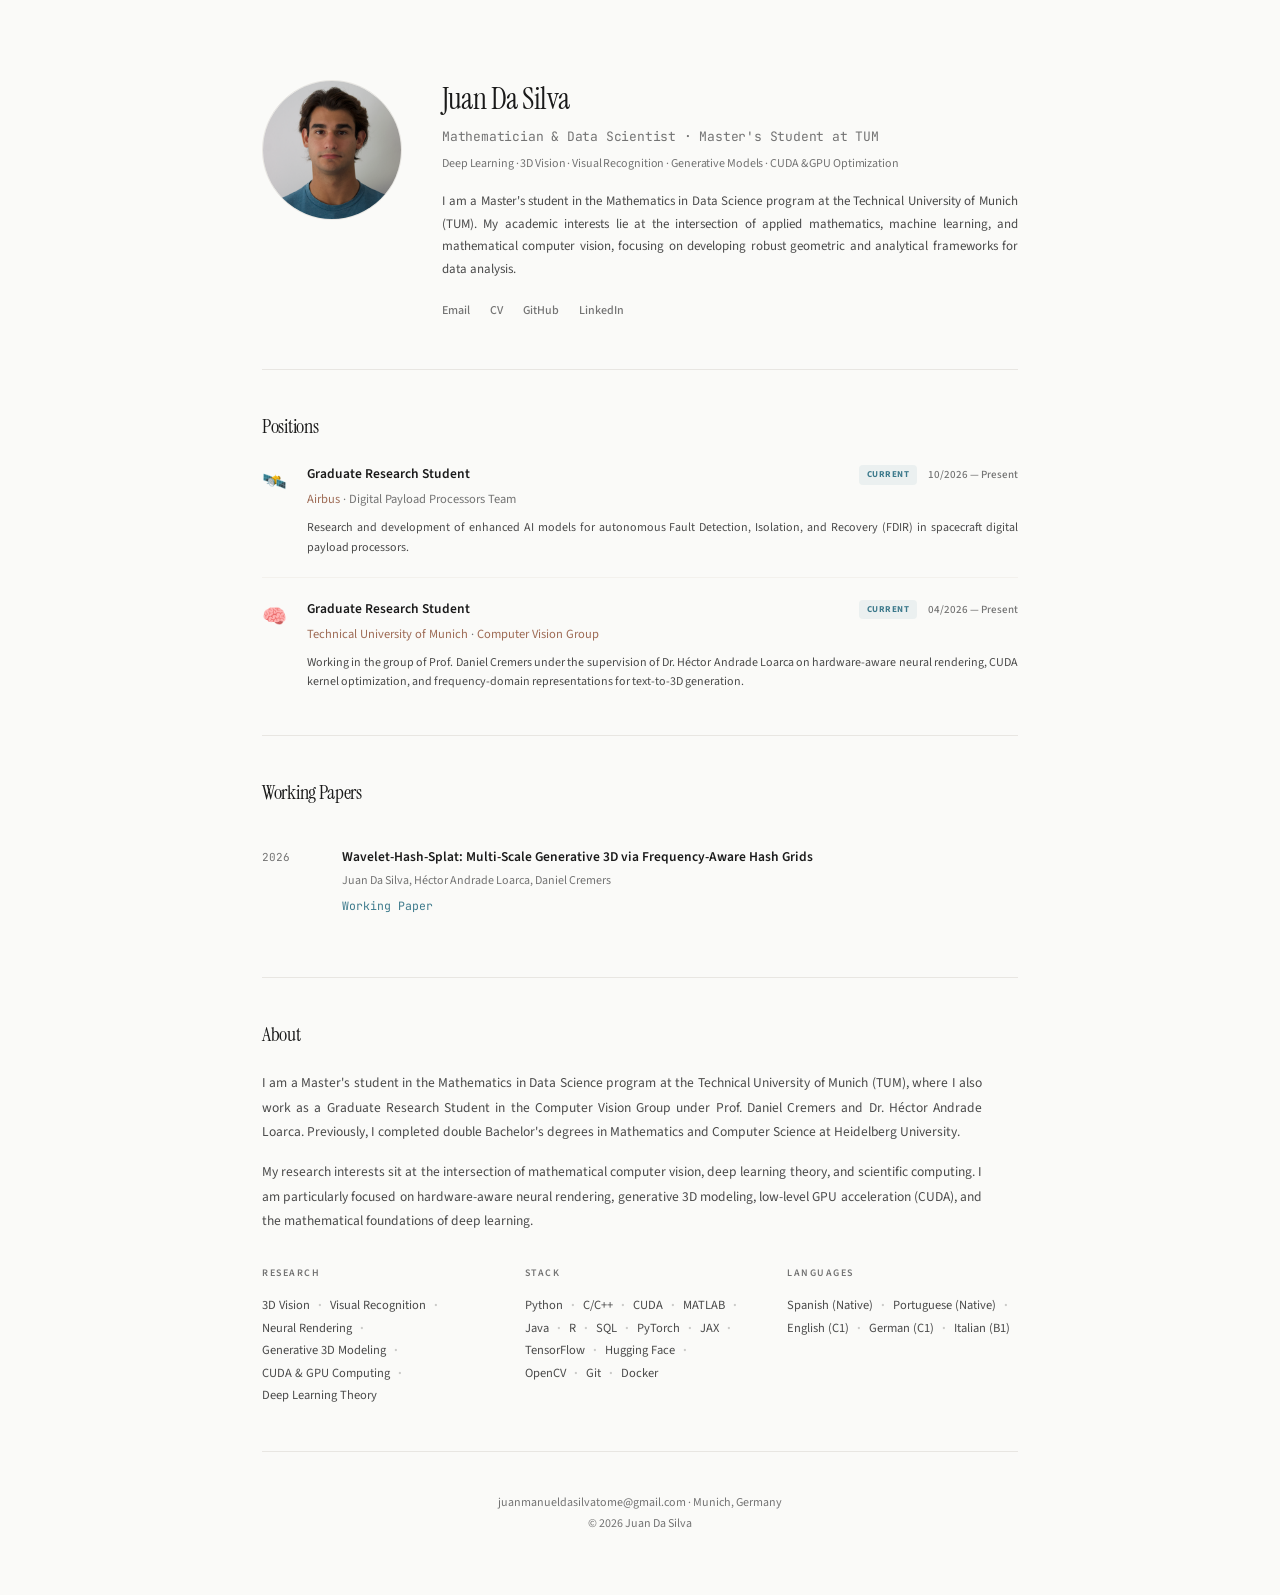
<file: index.html>
<!DOCTYPE html>
<html lang="en">
<head>
  <meta charset="UTF-8">
  <meta name="viewport" content="width=device-width, initial-scale=1.0">
  <meta name="google-site-verification" content="nd0mHCffFXHOfpZj-7LcedOhn-14UketwFid51u9F1Q">
  <title>Juan Da Silva — Mathematician & Data Scientist</title>
  <link rel="canonical" href="https://juan190199.github.io/">
  <meta name="description" content="Juan Da Silva is a mathematician and data scientist at the Technical University of Munich (TUM), researching 3D computer vision, deep learning, and generative models.">
  <link rel="icon" type="image/png" href="images/portrait.png?v=3">

  <!-- Open Graph / Social Media -->
  <meta property="og:type" content="profile">
  <meta property="og:title" content="Juan Da Silva — Mathematician & Data Scientist">
  <meta property="og:description" content="Master's student in Mathematics in Data Science at TUM. Research in 3D Computer Vision, Neural Rendering, and AI.">
  <meta property="og:url" content="https://juan190199.github.io/">
  <meta property="og:image" content="https://juan190199.github.io/images/portrait.png">

  <!-- Schema.org Person Structured Data -->
  <script type="application/ld+json">
  {
    "@context": "https://schema.org",
    "@type": "Person",
    "name": "Juan Da Silva",
    "alternateName": ["Juan Manuel Da Silva", "Juan Manuel Da Silva Tomé"],
    "url": "https://juan190199.github.io/",
    "image": "https://juan190199.github.io/images/portrait.png",
    "jobTitle": "Graduate Research Student",
    "worksFor": [
      {
        "@type": "EducationalOrganization",
        "name": "Technical University of Munich"
      },
      {
        "@type": "Organization",
        "name": "Airbus"
      }
    ],
    "alumniOf": [
      {
        "@type": "EducationalOrganization",
        "name": "Heidelberg University"
      }
    ],
    "sameAs": [
      "https://github.com/juan190199",
      "https://linkedin.com/in/juan190199"
    ],
    "knowsAbout": ["Computer Vision", "Machine Learning", "Mathematics", "3D Reconstruction", "CUDA"]
  }
  </script>
  
  <!-- Google Fonts: Instrument Serif, Source Sans 3, and JetBrains Mono -->
  <link rel="preconnect" href="https://fonts.googleapis.com">
  <link rel="preconnect" href="https://fonts.gstatic.com" crossorigin>
  <link href="https://fonts.googleapis.com/css2?family=Instrument+Serif:ital@0;1&family=Source+Sans+3:ital,wght@0,300;0,400;0,500;0,600;0,700&family=JetBrains+Mono:wght@400;500;600&display=swap" rel="stylesheet">
  
  <!-- Core Stylesheet -->
  <link rel="stylesheet" href="index.css?v=7">
</head>
<body>

<div class="container">

  <!-- ── HEADER ── -->
  <header class="header">
    <div class="portrait-container">
      <img src="images/portrait.png?v=3" alt="Juan Da Silva" class="portrait">
    </div>
    <div class="header-text">
      <h1>Juan Da Silva</h1>
      <div class="subtitle">Mathematician & Data Scientist · Master's Student at TUM</div>
      <div class="specializations">Deep Learning &middot; 3D Vision &middot; Visual Recognition &middot; Generative Models &middot; CUDA &amp; GPU Optimization</div>
      <p class="bio">
        I am a Master's student in the Mathematics in Data Science program at the Technical University of Munich (TUM). 
        My academic interests lie at the intersection of applied mathematics, machine learning, and mathematical computer vision, 
        focusing on developing robust geometric and analytical frameworks for data analysis.
      </p>
      <div class="links">
        <a href="mailto:juanmanueldasilvatome@gmail.com" data-goatcounter-click="click-email-header" data-goatcounter-title="Click: Email (Header)">Email</a>
        <a href="curriculum-vitae.html">CV</a>
        <a href="https://github.com/juan190199" target="_blank" rel="noopener noreferrer" data-goatcounter-click="ext-github" data-goatcounter-title="External: GitHub">GitHub</a>
        <a href="https://linkedin.com/in/juan190199" target="_blank" rel="noopener noreferrer" data-goatcounter-click="ext-linkedin" data-goatcounter-title="External: LinkedIn">LinkedIn</a>
      </div>
    </div>
  </header>

  <hr class="divider">

  <!-- ── POSITIONS ── -->
  <section id="positions">
    <h2 class="section-title">Positions</h2>
    <div class="positions-grid">
      <div class="pos-item">
        <span class="pos-emoji">🛰️</span>
        <div class="pos-content">
          <div class="pos-header">
            <span class="pos-role">Graduate Research Student</span>
            <div>
              <span class="pos-badge" style="margin-right: 8px;">Current</span>
              <span class="pos-date">10/2026 — Present</span>
            </div>
          </div>
          <div class="pos-org"><a href="https://www.airbus.com/" target="_blank" rel="noopener noreferrer">Airbus</a> · Digital Payload Processors Team</div>
          <div class="pos-desc">Research and development of enhanced AI models for autonomous Fault Detection, Isolation, and Recovery (FDIR) in spacecraft digital payload processors.</div>
        </div>
      </div>
      <div class="pos-item">
        <span class="pos-emoji">🧠</span>
        <div class="pos-content">
          <div class="pos-header">
            <span class="pos-role">Graduate Research Student</span>
            <div>
              <span class="pos-badge" style="margin-right: 8px;">Current</span>
              <span class="pos-date">04/2026 — Present</span>
            </div>
          </div>
          <div class="pos-org"><a href="https://www.tum.de/" target="_blank" rel="noopener noreferrer">Technical University of Munich</a> · <a href="https://vision.in.tum.de/" target="_blank" rel="noopener noreferrer">Computer Vision Group</a></div>
          <div class="pos-desc">Working in the group of Prof. Daniel Cremers under the supervision of Dr. Héctor Andrade Loarca on hardware-aware neural rendering, CUDA kernel optimization, and frequency-domain representations for text-to-3D generation.</div>
        </div>
      </div>
    </div>
  </section>

  <hr class="divider">

  <!-- ── WORKING PAPERS ── -->
  <section id="working-papers">
    <h2 class="section-title">Working Papers</h2>
    <ul class="pub-list">
      <li class="pub-item">
        <div class="pub-year">2026</div>
        <div>
          <div class="pub-title">
            Wavelet-Hash-Splat: Multi-Scale Generative 3D via Frequency-Aware Hash Grids
          </div>
          <div class="pub-authors">
            <strong>Juan Da Silva</strong>, Héctor Andrade Loarca, Daniel Cremers
          </div>
          <div class="pub-venue">Working Paper</div>
        </div>
      </li>
    </ul>
  </section>



  <hr class="divider">

  <!-- ── ABOUT & DETAILS ── -->
  <section id="about">
    <h2 class="section-title">About</h2>
    <div class="about-text">
      <p>
        I am a Master's student in the Mathematics in Data Science program at the Technical University of Munich (TUM), where I also work as a Graduate Research Student in the Computer Vision Group under Prof. Daniel Cremers and Dr. Héctor Andrade Loarca. Previously, I completed double Bachelor's degrees in Mathematics and Computer Science at Heidelberg University.
      </p>
      <p>
        My research interests sit at the intersection of mathematical computer vision, deep learning theory, and scientific computing. I am particularly focused on hardware-aware neural rendering, generative 3D modeling, low-level GPU acceleration (CUDA), and the mathematical foundations of deep learning.
      </p>
    </div>

    <div class="detail-groups">
      <div>
        <div class="detail-group-label">Research</div>
        <div class="detail-tags">
          <span class="tag">3D Vision</span>
          <span class="tag">Visual Recognition</span>
          <span class="tag">Neural Rendering</span>
          <span class="tag">Generative 3D Modeling</span>
          <span class="tag">CUDA & GPU Computing</span>
          <span class="tag">Deep Learning Theory</span>
        </div>
      </div>
      <div>
        <div class="detail-group-label">Stack</div>
        <div class="detail-tags">
          <span class="tag">Python</span>
          <span class="tag">C/C++</span>
          <span class="tag">CUDA</span>
          <span class="tag">MATLAB</span>
          <span class="tag">Java</span>
          <span class="tag">R</span>
          <span class="tag">SQL</span>
          <span class="tag">PyTorch</span>
          <span class="tag">JAX</span>
          <span class="tag">TensorFlow</span>
          <span class="tag">Hugging Face</span>
          <span class="tag">OpenCV</span>
          <span class="tag">Git</span>
          <span class="tag">Docker</span>
        </div>
      </div>
      <div>
        <div class="detail-group-label">Languages</div>
        <div class="detail-tags">
          <span class="tag">Spanish (Native)</span>
          <span class="tag">Portuguese (Native)</span>
          <span class="tag">English (C1)</span>
          <span class="tag">German (C1)</span>
          <span class="tag">Italian (B1)</span>
        </div>
      </div>
    </div>
  </section>

  <!-- ── FOOTER ── -->
  <footer>
    <a href="mailto:juanmanueldasilvatome@gmail.com" data-goatcounter-click="click-email-footer" data-goatcounter-title="Click: Email (Footer)">juanmanueldasilvatome@gmail.com</a> · Munich, Germany<br>
    © 2026 Juan Da Silva
  </footer>

</div>

<!-- GoatCounter Analytics -->
<script data-goatcounter="https://juan190199.goatcounter.com/count"
        async src="//gc.zgo.at/count.js"></script>

</body>
</html>
</file>
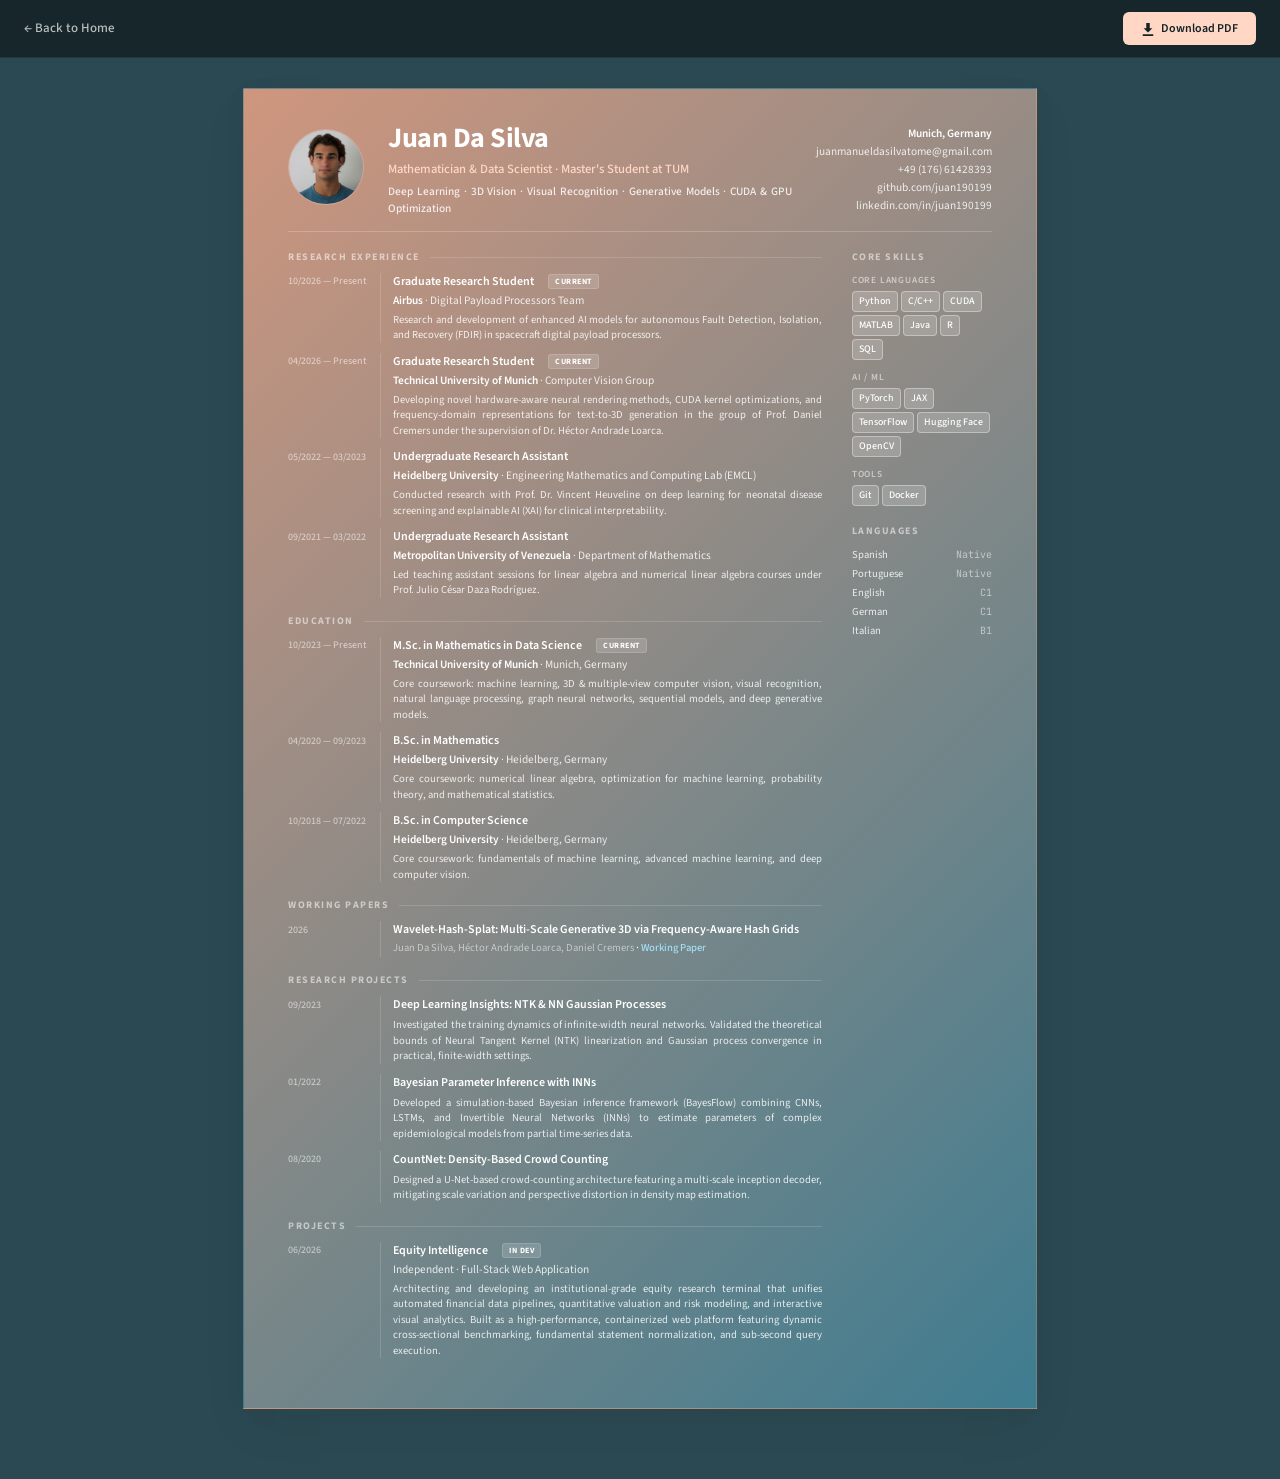
<file: curriculum-vitae.html>
<!DOCTYPE html>
<html lang="en">

<head>
  <meta charset="UTF-8">
  <meta name="viewport" content="width=device-width, initial-scale=1.0">
  <title>Juan Da Silva — Curriculum Vitae</title>
  <link rel="canonical" href="https://juan190199.github.io/curriculum-vitae.html">
  <meta name="description" content="Curriculum Vitae of Juan Da Silva — Mathematician and Data Scientist at Technical University of Munich (TUM).">
  <link rel="icon" type="image/png" href="images/portrait.png?v=3">

  <!-- Open Graph / Social Media -->
  <meta property="og:type" content="profile">
  <meta property="og:title" content="Juan Da Silva — Curriculum Vitae">
  <meta property="og:description" content="Curriculum Vitae of Juan Da Silva — Master's student in Mathematics in Data Science at TUM. Research in 3D Computer Vision, Neural Rendering, and AI.">
  <meta property="og:url" content="https://juan190199.github.io/curriculum-vitae.html">
  <meta property="og:image" content="https://juan190199.github.io/images/portrait.png">
  <link
    href="https://fonts.googleapis.com/css2?family=Source+Sans+3:ital,wght@0,300;0,400;0,500;0,600;0,700;1,400&family=JetBrains+Mono:wght@400;500;600&display=swap"
    rel="stylesheet">
  <style>
    :root {
      /* Color Palette */
      --accent: #ffd7c4;
      /* Soft warm peach accent */
      --accent-light: #fff0e7;
      --teal: #a2e0f4;
      /* Soft light blue/teal */
      --border: rgba(255, 255, 255, 0.2);
      --border-light: rgba(255, 255, 255, 0.15);

      /* Typography colors */
      --fg: #ffffff;
      --fg-soft: rgba(255, 255, 255, 0.85);
      --fg-muted: rgba(255, 255, 255, 0.55);
      --bg-page: linear-gradient(135deg, #cf967e 0%, #3e7c90 100%);
      --bg-body: #2b4952;
    }

    * {
      margin: 0;
      padding: 0;
      box-sizing: border-box;
    }

    @page {
      size: A4;
      margin: 10mm;
    }

    body {
      font-family: 'Source Sans 3', -apple-system, BlinkMacSystemFont, 'Segoe UI', Roboto, sans-serif;
      color: var(--fg);
      background: var(--bg-body);
      font-size: 9pt;
      line-height: 1.5;
      text-align: justify;
      hyphens: auto;
      -webkit-hyphens: auto;
      -webkit-font-smoothing: antialiased;
      padding-bottom: 40px;
    }

    a {
      color: #ffffff;
      text-decoration: none;
      transition: color 0.2s;
    }

    a:hover {
      color: var(--accent);
    }

    /* ── TOP BAR (WEB ONLY) ── */
    .top-bar {
      position: sticky;
      top: 0;
      z-index: 100;
      display: flex;
      justify-content: space-between;
      align-items: center;
      padding: 12px 24px;
      background: rgba(20, 35, 39, 0.9);
      /* Darker blue-teal to match the body background */
      backdrop-filter: blur(12px);
      -webkit-backdrop-filter: blur(12px);
      border-bottom: 1px solid rgba(255, 255, 255, 0.08);
    }

    .top-bar a {
      color: rgba(255, 255, 255, 0.7);
      text-decoration: none;
      font-size: 13px;
      font-weight: 500;
      transition: color 0.2s;
    }

    .top-bar a:hover {
      color: #fff;
    }

    .top-bar .back-link::before {
      content: '\2190\0020';
    }

    .download-btn {
      display: inline-flex;
      align-items: center;
      gap: 6px;
      padding: 8px 18px;
      background: var(--accent);
      color: #142327;
      border: none;
      border-radius: 6px;
      font-family: inherit;
      font-size: 12px;
      font-weight: 600;
      cursor: pointer;
      transition: background 0.2s, transform 0.2s;
    }

    .download-btn:hover {
      background: var(--accent-light);
      transform: translateY(-1px);
    }

    .download-btn svg {
      width: 14px;
      height: 14px;
      fill: currentColor;
    }

    /* ── A4 CV PAGE CONTAINER ── */
    .page {
      width: 210mm;
      min-height: 297mm;
      margin: 30px auto;
      position: relative;
      padding: 34px 44px;
      background: var(--bg-page);
      box-shadow: 0 4px 20px rgba(0, 0, 0, 0.04), 0 20px 50px rgba(0, 0, 0, 0.04);
      border: 1px solid rgba(0, 0, 0, 0.02);
    }

    /* ── HEADER ── */
    .header {
      display: flex;
      justify-content: space-between;
      align-items: center;
      gap: 24px;
      margin-bottom: 18px;
      padding-bottom: 14px;
      border-bottom: 1.5px solid var(--border);
    }

    .header-left {
      flex: 1;
    }

    .header-left h1 {
      font-size: 21pt;
      font-weight: 700;
      letter-spacing: -0.5px;
      color: var(--fg);
      line-height: 1.1;
    }

    .header-left .tagline {
      font-size: 9.5pt;
      color: var(--accent);
      margin-top: 6px;
      font-weight: 500;
    }

    .header-left .specializations {
      font-size: 8.5pt;
      color: var(--fg-soft);
      margin-top: 4px;
      font-weight: 500;
    }

    .header-right {
      text-align: right;
      font-size: 8.5pt;
      color: var(--fg-soft);
      line-height: 1.6;
    }

    .header-right .location {
      font-weight: 600;
      color: var(--fg);
    }

    .header-right a {
      color: var(--fg-soft);
    }

    .header-right a:hover {
      color: var(--accent);
    }

    .header-photo img {
      width: 76px;
      height: 76px;
      border-radius: 50%;
      object-fit: cover;
      border: 1px solid var(--border);
    }

    /* ── COLUMNS ── */
    .columns {
      display: grid;
      grid-template-columns: 1fr 140px;
      gap: 30px;
    }

    /* ── SECTIONS ── */
    .section {
      margin-bottom: 16px;
    }

    .section-title {
      font-size: 7.5pt;
      font-weight: 700;
      text-transform: uppercase;
      letter-spacing: 1.5px;
      color: var(--fg-muted);
      margin-bottom: 8px;
      display: flex;
      align-items: center;
      gap: 10px;
    }

    .section-title::after {
      content: '';
      flex: 1;
      height: 1px;
      background: var(--border-light);
    }

    /* ── ENTRIES ── */
    .entry {
      margin-bottom: 10px;
      display: grid;
      grid-template-columns: 80px 1fr;
      gap: 12px;
    }

    .entry:last-of-type {
      margin-bottom: 0;
    }

    .entry-date {
      font-size: 7.5pt;
      color: var(--fg-muted);
      white-space: nowrap;
      padding-top: 1.5px;
      font-weight: 500;
    }

    .entry-content {
      padding-left: 12px;
      border-left: 1.5px solid var(--border-light);
    }

    .entry-header {
      display: flex;
      justify-content: flex-start;
      align-items: baseline;
      gap: 8px;
    }

    .entry-role {
      font-weight: 600;
      font-size: 9pt;
      color: var(--fg);
    }

    .entry-org {
      font-size: 8.5pt;
      color: var(--fg-soft);
      margin-top: 1px;
    }

    .entry-org strong {
      font-weight: 600;
      color: var(--fg);
    }

    .entry-desc {
      font-size: 8pt;
      color: var(--fg-soft);
      margin-top: 3px;
      line-height: 1.45;
    }

    .current-badge {
      display: inline-block;
      background: rgba(255, 255, 255, 0.15);
      color: #ffffff;
      font-size: 6pt;
      font-weight: 700;
      letter-spacing: 0.5px;
      padding: 3px 6px 2px;
      border-radius: 3px;
      vertical-align: middle;
      margin-left: 6px;
      text-transform: uppercase;
      border: 1px solid rgba(255, 255, 255, 0.15);
      line-height: 1;
      position: relative;
      top: -1px;
    }

    /* ── PUBLICATIONS & WORKING PAPERS ── */
    .pub {
      margin-bottom: 8px;
      display: grid;
      grid-template-columns: 80px 1fr;
      gap: 12px;
    }

    .pub:last-child {
      margin-bottom: 0;
    }

    .pub-content {
      padding-left: 12px;
      border-left: 1.5px solid var(--border-light);
    }

    .pub .pub-title {
      font-weight: 600;
      color: var(--fg);
    }

    .pub .pub-authors {
      color: var(--fg-muted);
      font-size: 8pt;
    }

    .pub .pub-authors strong {
      font-weight: normal;
    }

    .pub .pub-venue {
      color: var(--teal);
      font-weight: 500;
      font-size: 8pt;
    }

    .pub .pub-year {
      font-size: 7.5pt;
      color: var(--fg-muted);
      padding-top: 1.5px;
      font-weight: 500;
    }

    /* ── SIDEBAR ── */
    .sidebar .section {
      margin-bottom: 18px;
    }

    .sidebar .section-title::after {
      display: none;
    }

    .skill-group {
      margin-bottom: 10px;
    }

    .skill-group:last-child {
      margin-bottom: 0;
    }

    .skill-group-label {
      font-size: 7pt;
      font-weight: 600;
      text-transform: uppercase;
      letter-spacing: 0.8px;
      color: var(--fg-muted);
      margin-bottom: 4px;
    }

    .tags {
      display: flex;
      flex-wrap: wrap;
      gap: 3px;
    }

    .tag {
      display: inline-block;
      background: rgba(255, 255, 255, 0.08);
      color: var(--fg-soft);
      font-size: 7.5pt;
      font-weight: 500;
      padding: 2px 6px;
      border-radius: 4px;
      border: 1px solid var(--border-light);
    }

    .tag.highlight {
      background: rgba(255, 255, 255, 0.18);
      color: #ffffff;
      border-color: rgba(255, 255, 255, 0.35);
    }

    .lang-item {
      display: flex;
      justify-content: space-between;
      font-size: 8pt;
      margin-bottom: 3px;
      color: var(--fg-soft);
    }

    .lang-item .level {
      color: var(--fg-muted);
      font-size: 7.5pt;
      font-family: 'JetBrains Mono', monospace;
    }

    /* ── MOBILE RESPONSIVE RULES (SCREEN ONLY) ── */
    @media screen and (max-width: 820px) {
      .top-bar {
        padding: 10px 16px;
      }

      .page {
        width: calc(100% - 24px);
        min-height: auto;
        margin: 12px auto;
        padding: 24px 20px;
        border-radius: 8px;
      }

      .header {
        flex-direction: column;
        align-items: flex-start;
        gap: 14px;
      }

      .header-right {
        text-align: left;
      }

      .columns {
        grid-template-columns: 1fr;
        gap: 20px;
      }

      .sidebar .section-title::after {
        display: block;
      }
    }

    @media screen and (max-width: 540px) {
      body {
        text-align: left;
      }

      .entry,
      .pub {
        grid-template-columns: 1fr;
        gap: 3px;
      }

      .entry-date,
      .pub .pub-year {
        padding-top: 0;
      }
    }

    /* ── PRINT RULES ── */
    @media print {
      :root {
        --fg: #1a1a1a;
        --fg-soft: #4a4a4a;
        --fg-muted: #7c7a72;
        --accent: #9e6b55;
        --accent-light: #f5ebe6;
        --teal: #3d7a8c;
        --border: rgba(26, 26, 26, 0.1);
        --border-light: rgba(26, 26, 26, 0.05);
        --bg-page: #ffffff;
        --bg-body: #ffffff;
      }

      .top-bar {
        display: none !important;
      }

      body {
        background: #ffffff !important;
        color: var(--fg) !important;
        padding-bottom: 0 !important;
      }

      .page {
        background: #ffffff !important;
        color: var(--fg) !important;
        margin: 0 !important;
        box-shadow: none !important;
        border: none !important;
        padding: 0 !important;
        width: 100% !important;
        min-height: auto !important;
        height: auto !important;
      }

      a {
        color: var(--accent) !important;
        text-decoration: none !important;
      }

      .tag {
        background: transparent !important;
        color: var(--fg-soft) !important;
        border-color: var(--border-light) !important;
      }

      .tag.highlight {
        background: rgba(158, 107, 85, 0.08) !important;
        color: var(--accent) !important;
        border-color: rgba(158, 107, 85, 0.15) !important;
      }

      .current-badge {
        background: rgba(61, 122, 140, 0.08) !important;
        color: #3d7a8c !important;
        border: 1px solid rgba(61, 122, 140, 0.15) !important;
      }
    }
  </style>
</head>

<body>

  <!-- ── TOP BAR (WEB ONLY) ── -->
  <div class="top-bar">
    <a href="index.html" class="back-link">Back to Home</a>
    <button class="download-btn" onclick="window.print()" data-goatcounter-click="download-cv-pdf" data-goatcounter-title="Download CV PDF">
      <svg viewBox="0 0 16 16" xmlns="http://www.w3.org/2000/svg">
        <path d="M8 12L3 7h3V1h4v6h3L8 12zm-6 2h12v2H2v-2z" />
      </svg>
      Download PDF
    </button>
  </div>

  <!-- ═══════════════════ CV PAGE ═══════════════════ -->
  <div class="page">

    <!-- ── HEADER ── -->
    <header class="header">
      <div class="header-photo">
        <img src="images/portrait.png?v=3" alt="Juan Da Silva">
      </div>
      <div class="header-left">
        <h1>Juan Da Silva</h1>
        <div class="tagline">
          Mathematician & Data Scientist · Master's Student at TUM
        </div>
        <div class="specializations">
          Deep Learning &middot; 3D Vision &middot; Visual Recognition &middot; Generative Models &middot; CUDA &amp;
          GPU Optimization
        </div>
      </div>
      <div class="header-right">
        <div class="location">Munich, Germany</div>
        <div><a href="mailto:juanmanueldasilvatome@gmail.com" data-goatcounter-click="click-email-cv" data-goatcounter-title="Click: Email (CV)">juanmanueldasilvatome@gmail.com</a></div>
        <div><a href="tel:+4917661428393" data-goatcounter-click="click-phone-cv" data-goatcounter-title="Click: Phone (CV)">+49 (176) 61428393</a></div>
        <div><a href="https://github.com/juan190199" target="_blank" rel="noopener noreferrer" data-goatcounter-click="ext-github-cv" data-goatcounter-title="External: GitHub (CV)">github.com/juan190199</a>
        </div>
        <div><a href="https://linkedin.com/in/juan190199" target="_blank"
            rel="noopener noreferrer" data-goatcounter-click="ext-linkedin-cv" data-goatcounter-title="External: LinkedIn (CV)">linkedin.com/in/juan190199</a></div>
      </div>
    </header>

    <div class="columns">
      <div class="main">

        <!-- RESEARCH EXPERIENCE -->
        <div class="section">
          <div class="section-title">Research Experience</div>

          <div class="entry">
            <div class="entry-date">10/2026 — Present</div>
            <div class="entry-content">
              <div class="entry-header">
                <span class="entry-role">Graduate Research Student</span>
                <span class="current-badge">Current</span>
              </div>
              <div class="entry-org"><strong>Airbus</strong> · Digital Payload Processors Team</div>
              <div class="entry-desc">Research and development of enhanced AI models for autonomous Fault Detection,
                Isolation, and Recovery (FDIR) in spacecraft digital payload processors.</div>
            </div>
          </div>

          <div class="entry">
            <div class="entry-date">04/2026 — Present</div>
            <div class="entry-content">
              <div class="entry-header">
                <span class="entry-role">Graduate Research Student</span>
                <span class="current-badge">Current</span>
              </div>
              <div class="entry-org"><strong>Technical University of Munich</strong> · Computer Vision Group</div>
              <div class="entry-desc">Developing novel hardware-aware neural rendering methods, CUDA kernel
                optimizations, and frequency-domain representations for text-to-3D generation in the group of Prof.
                Daniel Cremers under the supervision of Dr. Héctor Andrade Loarca.</div>
            </div>
          </div>

          <div class="entry">
            <div class="entry-date">05/2022 — 03/2023</div>
            <div class="entry-content">
              <div class="entry-header">
                <span class="entry-role">Undergraduate Research Assistant</span>
              </div>
              <div class="entry-org"><strong>Heidelberg University</strong> · Engineering Mathematics and Computing Lab
                (EMCL)</div>
              <div class="entry-desc">Conducted research with Prof. Dr. Vincent Heuveline on deep learning for neonatal
                disease screening and explainable AI (XAI) for clinical interpretability.</div>
            </div>
          </div>

          <div class="entry">
            <div class="entry-date">09/2021 — 03/2022</div>
            <div class="entry-content">
              <div class="entry-header">
                <span class="entry-role">Undergraduate Research Assistant</span>
              </div>
              <div class="entry-org"><strong>Metropolitan University of Venezuela</strong> · Department of Mathematics
              </div>
              <div class="entry-desc">Led teaching assistant sessions for linear algebra and numerical linear algebra
                courses under Prof. Julio César Daza Rodríguez.</div>
            </div>
          </div>
        </div>

        <!-- EDUCATION -->
        <div class="section">
          <div class="section-title">Education</div>

          <div class="entry">
            <div class="entry-date">10/2023 — Present</div>
            <div class="entry-content">
              <div class="entry-header">
                <span class="entry-role">M.Sc. in Mathematics in Data Science</span>
                <span class="current-badge">Current</span>
              </div>
              <div class="entry-org"><strong>Technical University of Munich</strong> · Munich, Germany</div>
              <div class="entry-desc">Core coursework: machine learning, 3D & multiple-view computer vision, visual
                recognition, natural language processing, graph neural networks, sequential models, and deep generative
                models.</div>
            </div>
          </div>

          <div class="entry">
            <div class="entry-date">04/2020 — 09/2023</div>
            <div class="entry-content">
              <div class="entry-header">
                <span class="entry-role">B.Sc. in Mathematics</span>
              </div>
              <div class="entry-org"><strong>Heidelberg University</strong> · Heidelberg, Germany</div>
              <div class="entry-desc">Core coursework: numerical linear algebra, optimization for machine learning,
                probability theory, and mathematical statistics.</div>
            </div>
          </div>

          <div class="entry">
            <div class="entry-date">10/2018 — 07/2022</div>
            <div class="entry-content">
              <div class="entry-header">
                <span class="entry-role">B.Sc. in Computer Science</span>
              </div>
              <div class="entry-org"><strong>Heidelberg University</strong> · Heidelberg, Germany</div>
              <div class="entry-desc">Core coursework: fundamentals of machine learning, advanced machine learning, and
                deep computer vision.</div>
            </div>
          </div>
        </div>

        <!-- WORKING PAPERS -->
        <div class="section">
          <div class="section-title">Working Papers</div>

          <div class="pub">
            <div class="pub-year">2026</div>
            <div class="pub-content">
              <span class="pub-title">Wavelet-Hash-Splat: Multi-Scale Generative 3D via Frequency-Aware Hash
                Grids</span>
              <br>
              <span class="pub-authors"><strong>Juan Da Silva</strong>, Héctor Andrade Loarca, Daniel Cremers</span> ·
              <span class="pub-venue">Working Paper</span>
            </div>
          </div>
        </div>

        <!-- RESEARCH PROJECTS -->
        <div class="section">
          <div class="section-title">Research Projects</div>

          <div class="entry">
            <div class="entry-date">09/2023</div>
            <div class="entry-content">
              <div class="entry-header">
                <span class="entry-role">Deep Learning Insights: NTK & NN Gaussian Processes</span>
              </div>
              <div class="entry-desc">Investigated the training dynamics of infinite-width neural networks. Validated
                the theoretical bounds of Neural Tangent Kernel (NTK) linearization and Gaussian process convergence in
                practical, finite-width settings.</div>
            </div>
          </div>

          <div class="entry">
            <div class="entry-date">01/2022</div>
            <div class="entry-content">
              <div class="entry-header">
                <span class="entry-role">Bayesian Parameter Inference with INNs</span>
              </div>
              <div class="entry-desc">Developed a simulation-based Bayesian inference framework (BayesFlow) combining
                CNNs, LSTMs, and Invertible Neural Networks (INNs) to estimate parameters of complex epidemiological
                models from partial time-series data.</div>
            </div>
          </div>

          <div class="entry">
            <div class="entry-date">08/2020</div>
            <div class="entry-content">
              <div class="entry-header">
                <span class="entry-role">CountNet: Density-Based Crowd Counting</span>
              </div>
              <div class="entry-desc">Designed a U-Net-based crowd-counting architecture featuring a multi-scale
                inception decoder, mitigating scale variation and perspective distortion in density map estimation.
              </div>
            </div>
          </div>
        </div>

        <!-- PROJECTS -->
        <div class="section">
          <div class="section-title">Projects</div>

          <div class="entry">
            <div class="entry-date">06/2026</div>
            <div class="entry-content">
              <div class="entry-header">
                <span class="entry-role">Equity Intelligence</span>
                <span class="current-badge">In Dev</span>
              </div>
              <div class="entry-org">Independent · Full-Stack Web Application</div>
              <div class="entry-desc">Architecting and developing an institutional-grade equity research terminal
                that unifies automated financial data pipelines, quantitative valuation and risk modeling, and
                interactive visual analytics. Built as a high-performance, containerized web platform featuring
                dynamic cross-sectional benchmarking, fundamental statement normalization, and sub-second query
                execution.</div>
            </div>
          </div>

        </div>

      </div>

      <!-- ── SIDEBAR ── -->
      <div class="sidebar">

        <div class="section">
          <div class="section-title">Core Skills</div>
          <div class="skill-group">
            <div class="skill-group-label">Core Languages</div>
            <div class="tags">
              <span class="tag highlight">Python</span>
              <span class="tag highlight">C/C++</span>
              <span class="tag highlight">CUDA</span>
              <span class="tag highlight">MATLAB</span>
              <span class="tag highlight">Java</span>
              <span class="tag highlight">R</span>
              <span class="tag highlight">SQL</span>
            </div>
          </div>
          <div class="skill-group">
            <div class="skill-group-label">AI / ML</div>
            <div class="tags">
              <span class="tag highlight">PyTorch</span>
              <span class="tag highlight">JAX</span>
              <span class="tag highlight">TensorFlow</span>
              <span class="tag highlight">Hugging Face</span>
              <span class="tag highlight">OpenCV</span>
            </div>
          </div>
          <div class="skill-group">
            <div class="skill-group-label">Tools</div>
            <div class="tags">
              <span class="tag highlight">Git</span>
              <span class="tag highlight">Docker</span>
            </div>
          </div>
        </div>

        <div class="section">
          <div class="section-title">Languages</div>
          <div class="lang-item"><span>Spanish</span> <span class="level">Native</span></div>
          <div class="lang-item"><span>Portuguese</span> <span class="level">Native</span></div>
          <div class="lang-item"><span>English</span> <span class="level">C1</span></div>
          <div class="lang-item"><span>German</span> <span class="level">C1</span></div>
          <div class="lang-item"><span>Italian</span> <span class="level">B1</span></div>
        </div>

      </div>
    </div>

  </div>

  <!-- GoatCounter Analytics -->
  <script data-goatcounter="https://juan190199.goatcounter.com/count"
          async src="//gc.zgo.at/count.js"></script>

</body>

</html>
</file>
<file: index.css>
/* ── DESIGN SYSTEM & VARIABLE TOKENS ── */
:root {
  /* Soft warm-academic color palette */
  --bg: #fafaf8;
  --bg-card: #ffffff;
  --fg: #1a1a1a;
  --fg-soft: #4a4a4a;
  --fg-muted: #737373; /* Neutral gray (no brown/warm tint) */
  --accent: #9e6b55;
  --accent-light: #c8907a;
  --teal: #3d7a8c;
  --border: #e8e6e2;
  --border-light: #f3f1ed;
  
  /* Fonts */
  --font-serif: 'Instrument Serif', Georgia, serif;
  --font-sans: 'Source Sans 3', -apple-system, BlinkMacSystemFont, 'Segoe UI', Roboto, sans-serif;
  --font-mono: 'JetBrains Mono', monospace;

  /* Transitions */
  --transition-fast: 0.15s ease;
  --transition-smooth: 0.25s cubic-bezier(0.2, 0.8, 0.2, 1);
}

/* ── BASE STYLES ── */
* {
  margin: 0;
  padding: 0;
  box-sizing: border-box;
}

html {
  scroll-behavior: smooth;
}

body {
  font-family: var(--font-sans);
  color: var(--fg);
  background: var(--bg);
  font-size: 14px;
  line-height: 1.7;
  text-align: justify;
  hyphens: auto;
  -webkit-hyphens: auto;
  -webkit-font-smoothing: antialiased;
  -moz-osx-font-smoothing: grayscale;
  padding-bottom: 60px;
}

/* ── TYPOGRAPHY ── */
h1, h2, h3 {
  font-weight: 400;
  line-height: 1.25;
}

a {
  color: var(--accent);
  text-decoration: none;
  transition: color var(--transition-fast), border-color var(--transition-fast), opacity var(--transition-fast);
}

a:hover {
  color: var(--accent-light);
}

/* ── LAYOUT ── */
.container {
  max-width: 820px; /* Slightly narrower than standard for focused academic feel */
  margin: 0 auto;
  padding: 0 32px;
}

/* ── HEADER ── */
.header {
  padding: 80px 0 48px;
  display: flex;
  gap: 40px;
  align-items: flex-start;
}

.portrait-container {
  position: relative;
  flex-shrink: 0;
}

.portrait {
  width: 140px;
  height: 140px;
  border-radius: 50%;
  object-fit: cover;
  border: 1px solid var(--border);
  transition: transform var(--transition-smooth), box-shadow var(--transition-smooth);
}

.portrait-container:hover .portrait {
  transform: scale(1.02);
  box-shadow: 0 4px 20px rgba(0,0,0,0.04);
}

.header-text {
  flex: 1;
}

.header-text h1 {
  font-family: var(--font-serif);
  font-size: 30px;
  letter-spacing: -0.5px;
  margin-bottom: 8px;
  color: var(--fg);
}

.header-text .subtitle {
  font-size: 13px;
  font-family: var(--font-mono);
  color: var(--fg-muted);
  margin-bottom: 6px;
  letter-spacing: -0.2px;
}

.header-text .specializations {
  font-size: 12px;
  font-weight: 400;
  color: var(--fg-muted);
  margin-bottom: 16px;
  letter-spacing: -0.1px;
}

.header-text .bio {
  font-size: 13px;
  line-height: 1.75;
  color: var(--fg-soft);
}

.header-text .bio a {
  color: var(--accent);
}

.header-text .bio a:hover {
  color: var(--accent-light);
}

.links {
  display: flex;
  flex-wrap: wrap;
  gap: 8px 20px;
  margin-top: 20px;
  font-size: 12px;
}

.links a {
  color: var(--fg-muted);
  font-weight: 500;
}

.links a:hover {
  color: var(--accent);
  text-decoration: none;
}

/* ── DIVIDER ── */
.divider {
  height: 1px;
  border: none;
  background: var(--border);
  margin: 0;
}

/* ── SECTIONS ── */
section {
  padding: 44px 0;
}

.section-title {
  font-family: var(--font-serif);
  font-size: 20px;
  margin-bottom: 24px;
  letter-spacing: -0.3px;
  color: var(--fg);
}

/* ── NEWS ── */
.news-list {
  list-style: none;
}

.news-list li {
  display: flex;
  gap: 24px;
  padding: 8px 0;
  font-size: 13px;
  line-height: 1.6;
}

.news-date {
  font-family: var(--font-mono);
  font-size: 11px;
  color: var(--fg-muted);
  white-space: nowrap;
  padding-top: 3px;
  flex-shrink: 0;
  width: 90px;
}

.news-text {
  color: var(--fg-soft);
}

.news-text a {
  font-weight: 500;
}

.news-text a:hover {
  color: var(--accent-light);
}

.highlight-tag {
  display: inline-block;
  background: rgba(158, 107, 85, 0.08);
  color: var(--accent);
  font-size: 10px;
  font-weight: 600;
  text-transform: uppercase;
  padding: 1px 6px;
  border-radius: 3px;
  letter-spacing: 0.5px;
  margin-right: 4px;
  vertical-align: middle;
}

/* ── POSITIONS ── */
.positions-grid {
  display: flex;
  flex-direction: column;
}

.pos-item {
  display: flex;
  gap: 20px;
  padding: 20px 0;
  border-bottom: 1px solid var(--border-light);
}

.pos-item:first-child {
  padding-top: 0;
}

.pos-item:last-child {
  border-bottom: none;
  padding-bottom: 0;
}

.pos-emoji {
  font-size: 20px;
  flex-shrink: 0;
  padding-top: 2px;
}

.pos-content {
  flex: 1;
}

.pos-header {
  display: flex;
  justify-content: space-between;
  align-items: baseline;
  flex-wrap: wrap;
  gap: 8px;
}

.pos-role {
  font-weight: 600;
  font-size: 13.5px;
  color: var(--fg);
}

.pos-badge {
  display: inline-block;
  font-size: 9px;
  font-weight: 700;
  text-transform: uppercase;
  letter-spacing: 0.5px;
  color: var(--teal);
  background: rgba(61, 122, 140, 0.08);
  padding: 2px 8px;
  border-radius: 4px;
  vertical-align: middle;
}

.pos-date {
  font-size: 11px;
  font-weight: 500;
  color: var(--fg-muted);
}

.pos-org {
  font-size: 12.5px;
  color: var(--fg-muted);
  margin-top: 2px;
}

.pos-org a {
  color: var(--accent);
}

.pos-org a:hover {
  color: var(--accent-light);
}

.pos-desc {
  font-size: 12px;
  color: var(--fg-soft);
  margin-top: 8px;
  line-height: 1.6;
}

/* ── PUBLICATIONS ── */
.pub-list {
  list-style: none;
}

.pub-item {
  padding: 18px 0;
  border-bottom: 1px solid var(--border-light);
  display: grid;
  grid-template-columns: 60px 1fr;
  gap: 20px;
  align-items: baseline;
  transition: opacity var(--transition-fast);
}

.pub-item:last-child {
  border-bottom: none;
}

.pub-item:hover {
  opacity: 0.95;
}

.pub-year {
  font-family: var(--font-mono);
  font-size: 11px;
  color: var(--fg-muted);
}

.pub-title {
  font-weight: 600;
  font-size: 13.5px;
  color: var(--fg);
  line-height: 1.5;
  margin-bottom: 4px;
}

.pub-title a {
  color: var(--fg);
}

.pub-title a:hover {
  color: var(--accent);
}

.pub-authors {
  font-size: 12px;
  color: var(--fg-muted);
  margin-bottom: 4px;
}

.pub-authors strong {
  color: var(--fg-muted);
  font-weight: normal;
}

.pub-venue {
  font-size: 11.5px;
  color: var(--teal);
  font-family: var(--font-mono);
}

.pub-more {
  margin-top: 24px;
  font-size: 12.5px;
  font-family: var(--font-mono);
}

/* ── ABOUT DETAILS ── */
.about-text {
  font-size: 13.5px;
  line-height: 1.8;
  color: var(--fg-soft);
  max-width: 720px;
}

.about-text p {
  margin-bottom: 16px;
}

.detail-groups {
  display: grid;
  grid-template-columns: repeat(3, 1fr);
  gap: 32px;
  margin-top: 32px;
}

.detail-group-label {
  font-size: 10px;
  font-weight: 600;
  text-transform: uppercase;
  letter-spacing: 1.5px;
  color: var(--fg-muted);
  margin-bottom: 12px;
}

.detail-tags {
  display: flex;
  flex-wrap: wrap;
  align-items: baseline;
  line-height: 1.8;
}

.tag {
  display: inline-flex;
  align-items: baseline;
  font-size: 12.5px;
  color: var(--fg-soft);
  white-space: nowrap;
  transition: color var(--transition-fast);
}

.tag:not(:last-child)::after {
  content: "·";
  color: rgba(26, 26, 26, 0.22);
  font-weight: 700;
  margin: 0 8px;
}

.tag:hover {
  color: var(--accent);
}

/* ── FOOTER ── */
footer {
  padding: 40px 0 0;
  border-top: 1px solid var(--border);
  text-align: center;
  font-size: 12px;
  color: var(--fg-muted);
  line-height: 1.8;
}

footer a {
  color: var(--fg-muted);
}

footer a:hover {
  color: var(--accent);
}

/* ── PROJECTS ── */
.project-desc {
  font-size: 13.5px;
  color: var(--fg-soft);
  line-height: 1.6;
}



/* ── RESPONSIVE STYLES ── */
@media (max-width: 680px) {
  .header {
    flex-direction: column;
    align-items: center;
    text-align: center;
    padding-top: 48px;
    gap: 24px;
  }

  .portrait {
    width: 120px;
    height: 120px;
  }

  .links {
    justify-content: center;
  }

  .pub-item {
    grid-template-columns: 1fr;
    gap: 4px;
    padding: 14px 0;
  }



  .news-list li {
    flex-direction: column;
    gap: 4px;
  }

  .news-date {
    width: auto;
    padding-top: 0;
  }

  .detail-groups {
    grid-template-columns: 1fr;
    gap: 24px;
  }
}
</file>
